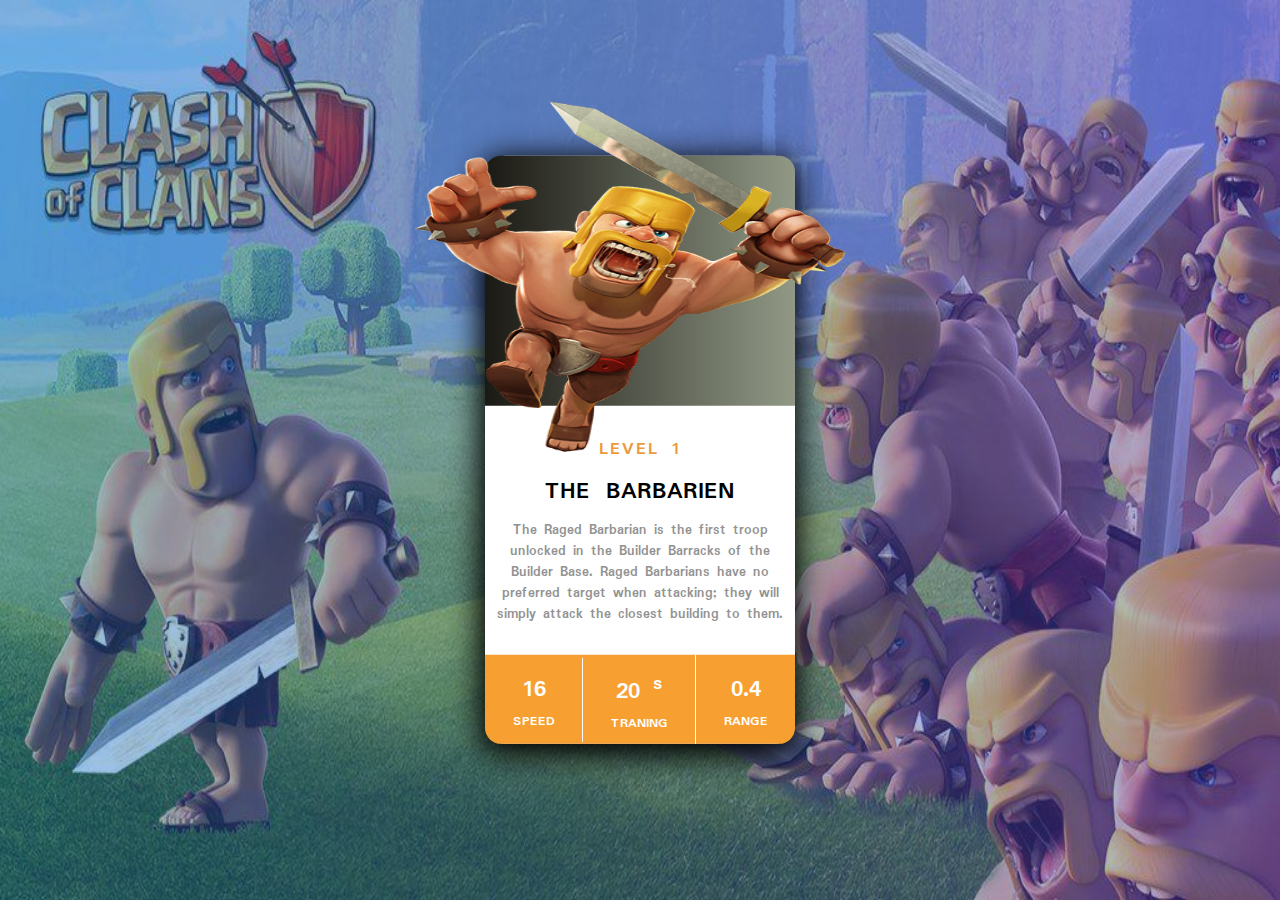
<file: index.html>
<!DOCTYPE html>
<html lang="en">

<head>
    <meta charset="UTF-8">
    <meta http-equiv="X-UA-Compatible" content="IE=edge">
    <meta name="viewport" content="width=device-width, initial-scale=1.0">
    <link rel="stylesheet" href="./css/style.css">
    <title>Barbarien Card</title>
</head>

<body>
    <div class="main_div">
        <div class="center_div">
            <div class="card_main">
                <!-- img div parts -->
                <div class="img_div">
                    <figure>
                        <img src="./img/barbarien.png" alt="image">
                    </figure>
                </div>

                <!-- About part of card -->
                <div class="about_div">
                    <h3>level 1</h3>
                    <h1>the barbarien</h1>
                    <p>The Raged Barbarian is the first troop unlocked in the Builder Barracks of the Builder Base.
                        Raged Barbarians have no preferred target when attacking; they will simply attack the closest
                        building to them.</p>
                </div>

                <!-- The main power of barbarien -->
                <div class="lower_div">
                    <div>
                        <p class="lower_number">16</p>
                        <p class="lower_text">speed</p>
                    </div>

                    <div>
                        <p class="lower_number">20 <sup>s</sup></p>
                        <p class="lower_text">traning</p>
                    </div>

                    <div>
                        <p class="lower_number">0.4</p>
                        <p class="lower_text">range</p>
                    </div>
                </div>
            </div>
        </div>
    </div>
</body>

</html>
</file>
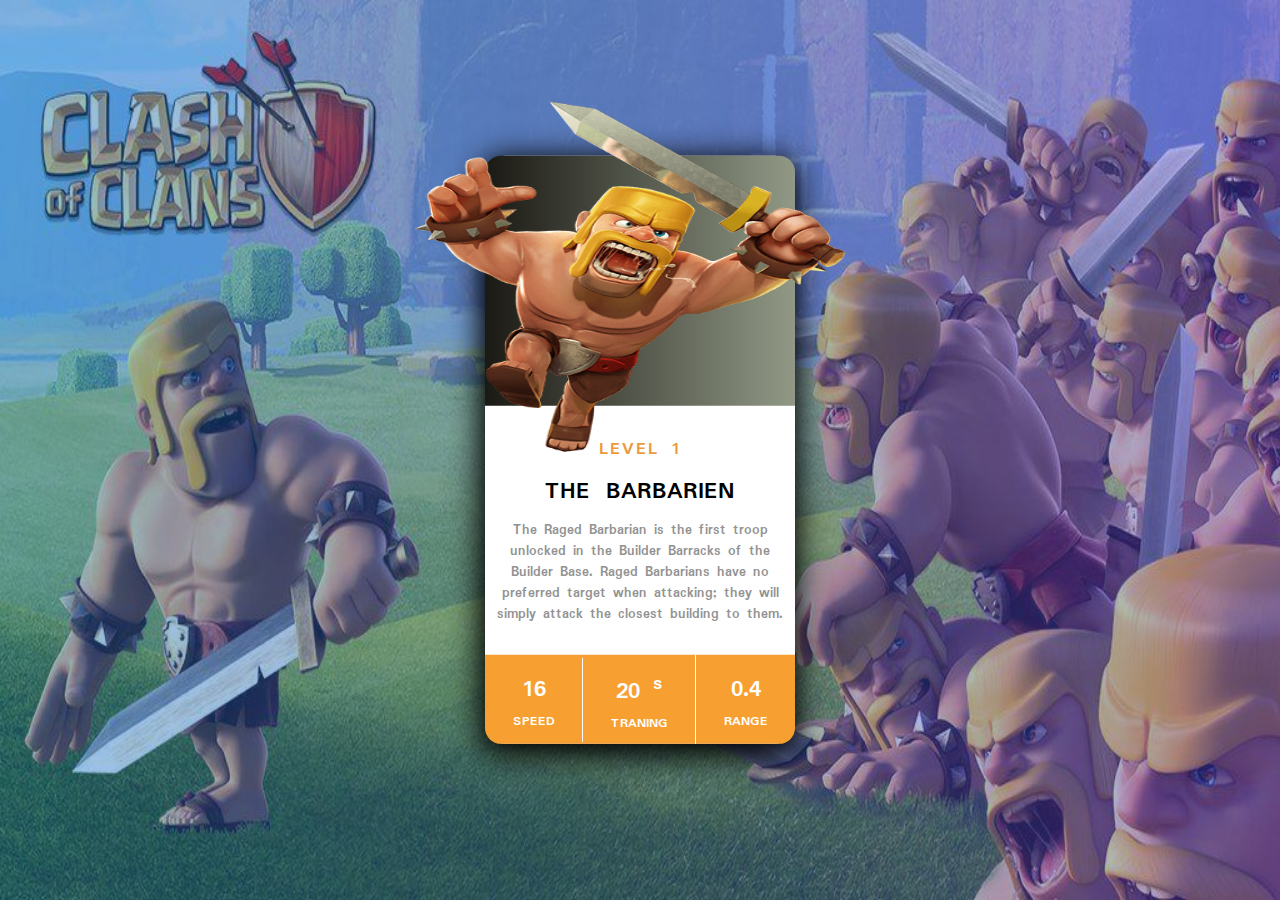
<file: clash of clans card.html>
<!DOCTYPE html>
<html lang="en">

<head>
    <meta charset="UTF-8">
    <meta http-equiv="X-UA-Compatible" content="IE=edge">
    <meta name="viewport" content="width=device-width, initial-scale=1.0">
    <link rel="stylesheet" href="./css/clash of clans.css">
    <title>Barbarien Card</title>
</head>

<body>
    <div class="main_div">
        <div class="center_div">
            <div class="card_main">
                <!-- img div parts -->
                <div class="img_div">
                    <figure>
                        <img src="./img/barbarien.png" alt="image">
                    </figure>
                </div>

                <!-- About part of card -->
                <div class="about_div">
                    <h3>level 1</h3>
                    <h1>the barbarien</h1>
                    <p>The Raged Barbarian is the first troop unlocked in the Builder Barracks of the Builder Base.
                        Raged Barbarians have no preferred target when attacking; they will simply attack the closest
                        building to them.</p>
                </div>

                <!-- The main power of barbarien -->
                <div class="lower_div">
                    <div>
                        <p class="lower_number">16</p>
                        <p class="lower_text">speed</p>
                    </div>

                    <div>
                        <p class="lower_number">20 <sup>s</sup></p>
                        <p class="lower_text">traning</p>
                    </div>

                    <div>
                        <p class="lower_number">0.4</p>
                        <p class="lower_text">range</p>
                    </div>
                </div>
            </div>
        </div>
    </div>
</body>

</html>
</file>
<file: css/style.css>
@import url('https://fonts.googleapis.com/css2?family=Padauk&display=swap');
*{
    box-sizing: border-box;
    padding: 0;
    margin: 0;
    font-family: 'Padauk', sans-serif;
}

.main_div{
    width: 100%;
    height: 100vh;

    position: relative;

    background-image: linear-gradient(to right ,#046aca,rgb(47, 94, 196), rgb(68, 68, 240)) ;
}

.main_div::before{
    content: " ";
    
    width: 100%;
    height: 100vh;
    position: absolute;
    background-image: url('../img/bg1.jpg');
    background-size: 100% 100%;

    opacity: 0.6;
}

.center_div{
    width: 310px;
    height: auto;

    position: absolute;
    top: 50%;
    left: 50%;
    transform: translate(-50%, -50%);

    border-radius: 20px;
    text-align: center;

    background-color: #ffffff;
    box-shadow: -1px 7px 30px 5px black;
}


.img_div{
    background: linear-gradient(to right, #1a1914, #919986);
    width: inherit;
    height: 250px;

    position: relative;
    display: flex;
    justify-content: center;
    align-items: center;

    border-top-left-radius: 16px;
    border-top-right-radius: 16px;
}

figure img{
    width: 450px;
    height: 350px;
}

.about_div{
    padding: 30px 11px;
}

.about_div h3{
    text-transform: uppercase;
    letter-spacing: 2px;
    color: #ec9b3b;
}

.about_div h1{
    text-transform: uppercase;
    font-size: 25px;
    font-weight: bold;
    word-spacing: 3px;
    padding: 10px 0 0 0;
}

.about_div p{
    padding: 10px 0 0 0;
    font-size: 14.5px;
    font-weight: bold;
    color: rgb(146, 146, 146);
}


.lower_div{
    width: inherit;
    height: inherit;

    background-color: #f89f32;
    color: white;
    border-bottom-right-radius: 16px;
    border-bottom-left-radius: 16px;

    display: flex;
    justify-content: space-around;
    align-items: center;
}

.lower_div div{
    /* background-color:red; */
    padding: 10px 0;
    flex-grow: 1;
    border-right: 1px solid #ffffff;
}

.lower_div div:last-child{
    border-right:none;
}


.lower_number{
    font-size: 25px;
    font-weight: bold;
    padding: 3px;
}

.lower_text{
    text-transform: uppercase;
    font-size: 14px;
    font-weight: bold;
}
</file>
<file: css/clash of clans.css>
@import url('https://fonts.googleapis.com/css2?family=Padauk&display=swap');
*{
    box-sizing: border-box;
    padding: 0;
    margin: 0;
    font-family: 'Padauk', sans-serif;
}

.main_div{
    width: 100%;
    height: 100vh;

    position: relative;

    background-image: linear-gradient(to right ,#046aca,rgb(47, 94, 196), rgb(68, 68, 240)) ;
}

.main_div::before{
    content: " ";
    
    width: 100%;
    height: 100vh;
    position: absolute;
    background-image: url('/img/bg1.jpg');
    background-size: 100% 100%;

    opacity: 0.6;
}

.center_div{
    width: 310px;
    height: auto;

    position: absolute;
    top: 50%;
    left: 50%;
    transform: translate(-50%, -50%);

    border-radius: 20px;
    text-align: center;

    background-color: #ffffff;
    box-shadow: -1px 7px 30px 5px black;
}


.img_div{
    background: linear-gradient(to right, #1a1914, #919986);
    width: inherit;
    height: 250px;

    position: relative;
    display: flex;
    justify-content: center;
    align-items: center;

    border-top-left-radius: 16px;
    border-top-right-radius: 16px;
}

figure img{
    width: 450px;
    height: 350px;
}

.about_div{
    padding: 30px 11px;
}

.about_div h3{
    text-transform: uppercase;
    letter-spacing: 2px;
    color: #ec9b3b;
}

.about_div h1{
    text-transform: uppercase;
    font-size: 25px;
    font-weight: bold;
    word-spacing: 3px;
    padding: 10px 0 0 0;
}

.about_div p{
    padding: 10px 0 0 0;
    font-size: 14.5px;
    font-weight: bold;
    color: rgb(146, 146, 146);
}


.lower_div{
    width: inherit;
    height: inherit;

    background-color: #f89f32;
    color: white;
    border-bottom-right-radius: 16px;
    border-bottom-left-radius: 16px;

    display: flex;
    justify-content: space-around;
    align-items: center;
}

.lower_div div{
    /* background-color:red; */
    padding: 10px 0;
    flex-grow: 1;
    border-right: 1px solid #ffffff;
}

.lower_div div:last-child{
    border-right:none;
}


.lower_number{
    font-size: 25px;
    font-weight: bold;
    padding: 3px;
}

.lower_text{
    text-transform: uppercase;
    font-size: 14px;
    font-weight: bold;
}
</file>
